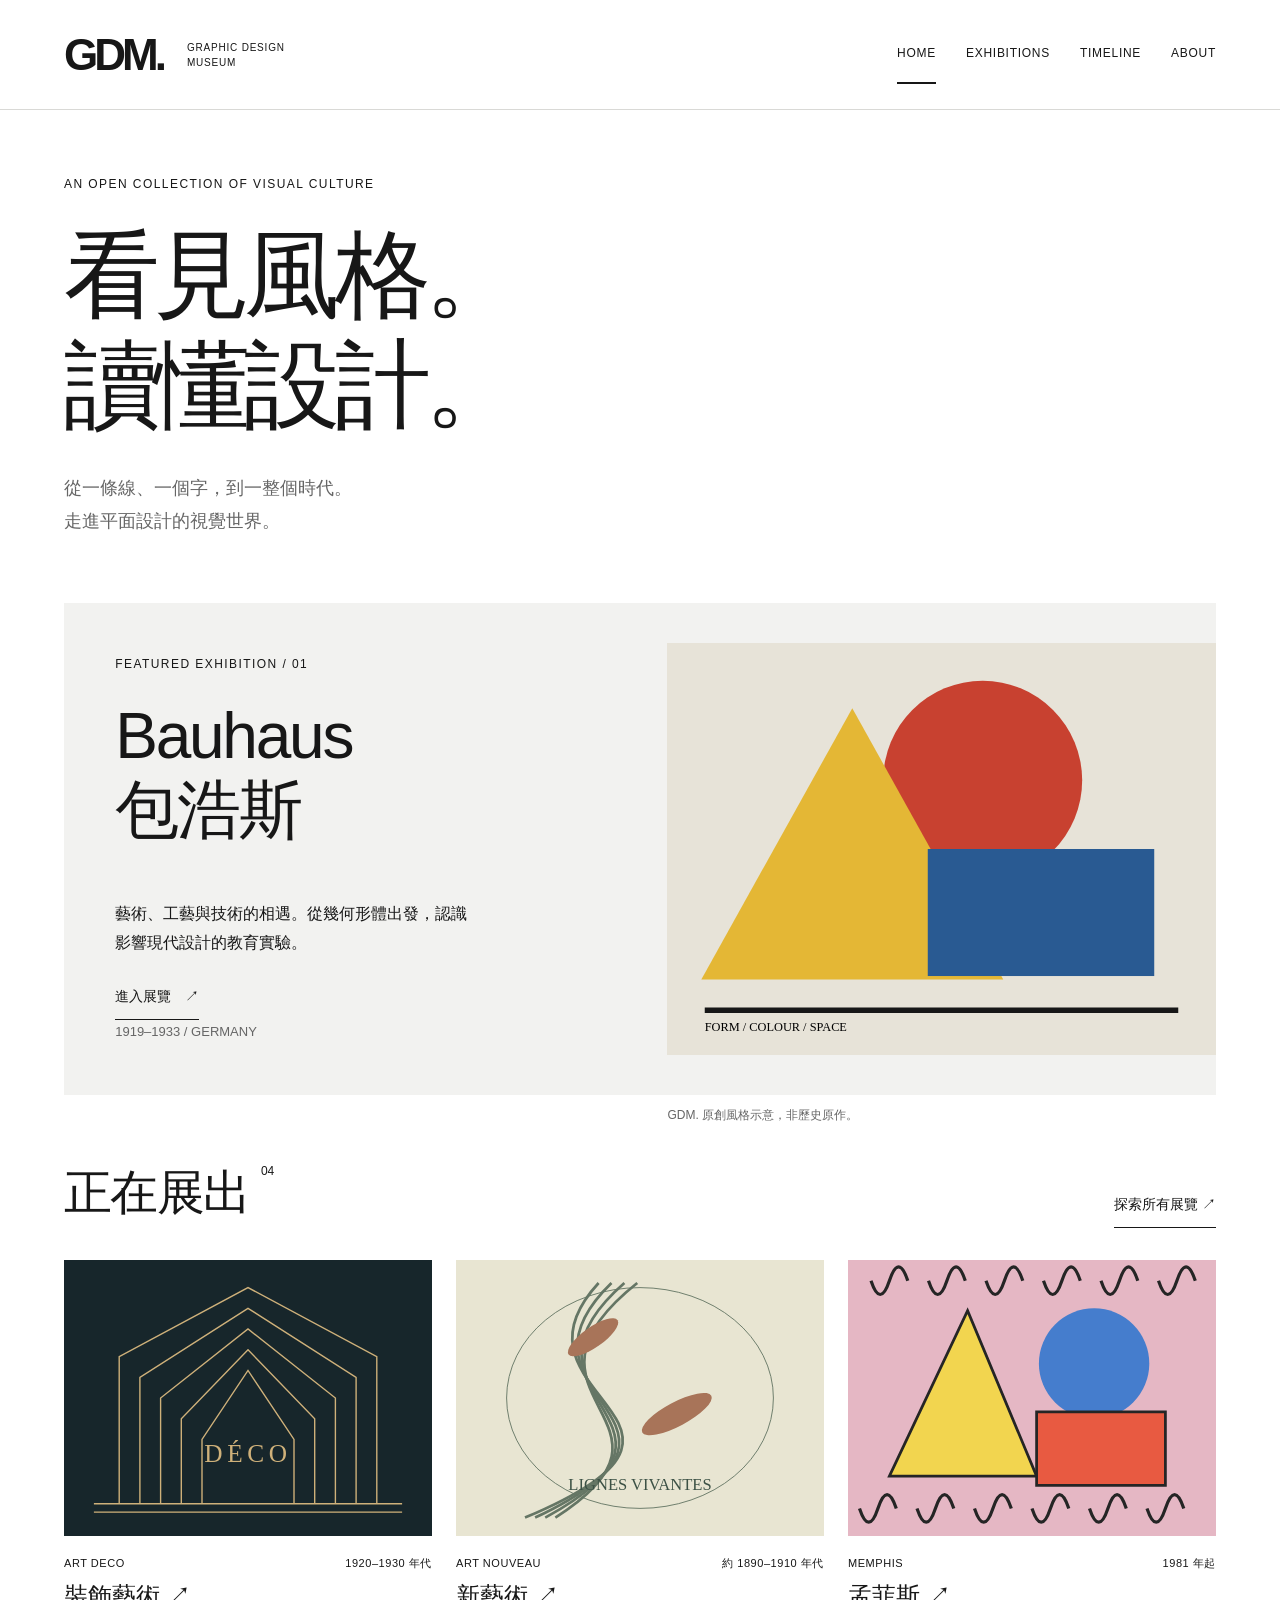
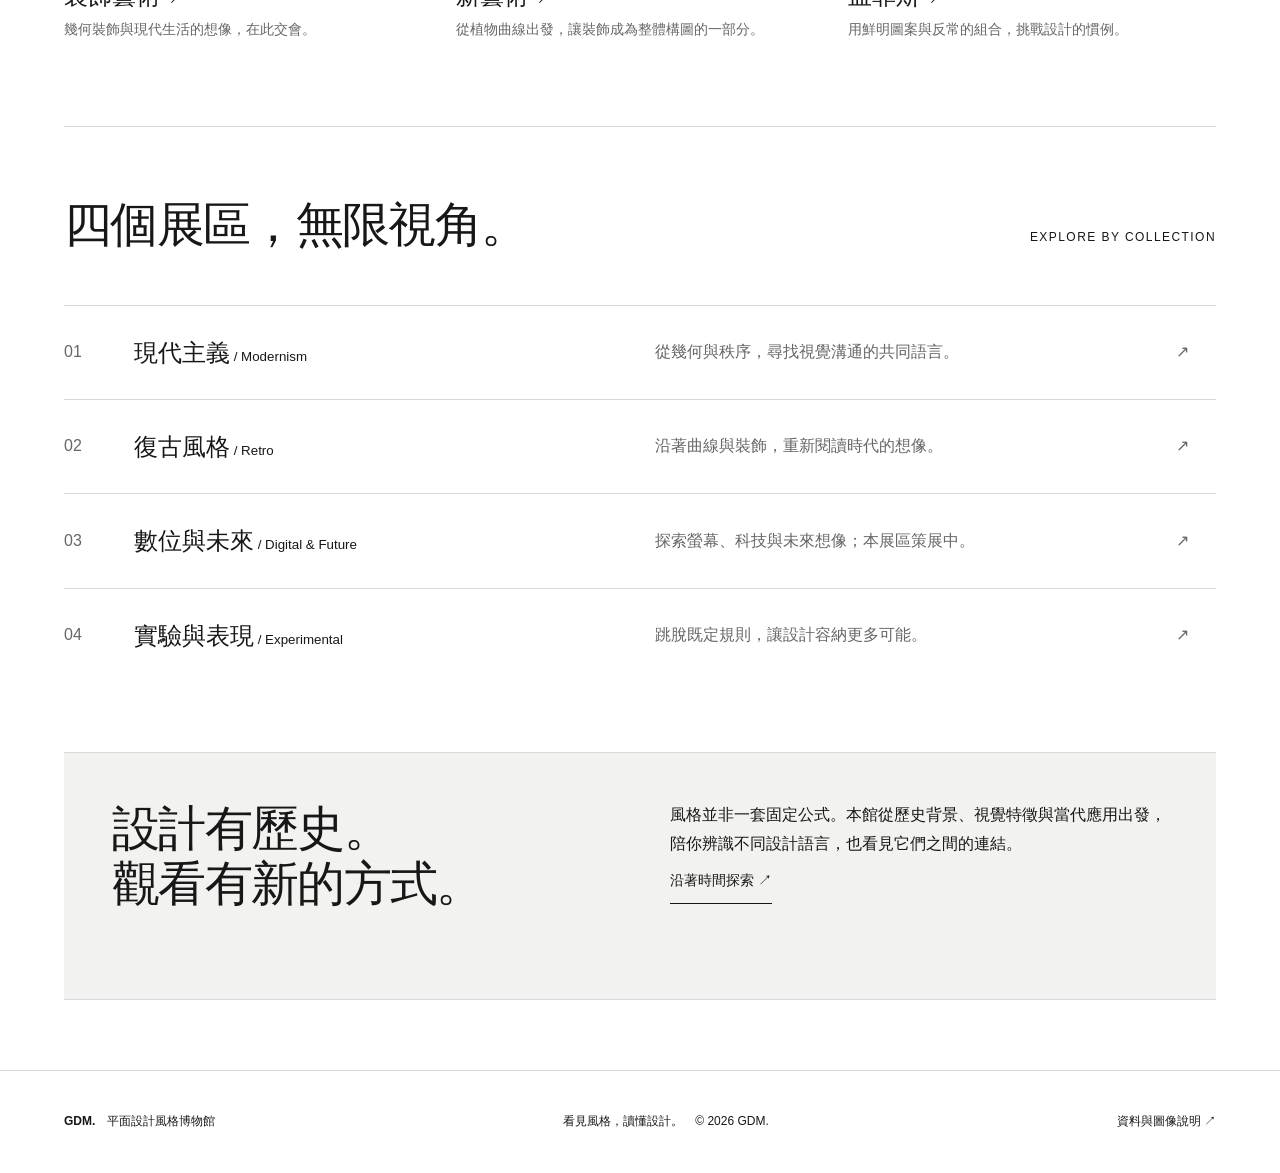
<file: index.html>
<!doctype html><html lang="zh-Hant"><head><meta charset="utf-8"><meta name="viewport" content="width=device-width, initial-scale=1"><meta name="description" content="GDM. 平面設計風格博物館，透過展覽與年表認識設計的視覺語言。"><title>看見風格，讀懂設計 — GDM.</title><link rel="stylesheet" href="css/style.css"><link rel="stylesheet" href="css/components.css"><link rel="stylesheet" href="css/responsive.css"><script type="module" src="js/main.js"></script></head><body data-page="home"><a class="skip" href="#main">跳至主要內容</a><header><a class="brand" href="index.html" aria-label="GDM. 首頁"><span class="logo">GDM.</span><small>GRAPHIC DESIGN<br>MUSEUM</small></a><button class="menu-toggle" aria-expanded="false" aria-controls="navigation">選單 ☰</button><nav id="navigation" aria-label="主要導覽"><a href="index.html" aria-current="page">HOME</a><a href="pages/exhibitions.html">EXHIBITIONS</a><a href="pages/timeline.html">TIMELINE</a><a href="pages/about.html">ABOUT</a></nav></header><main id="main"><section class="intro"><p class="eyebrow">AN OPEN COLLECTION OF VISUAL CULTURE</p><h1>看見風格。<br>讀懂設計。</h1><p class="lead">從一條線、一個字，到一整個時代。<br>走進平面設計的視覺世界。</p></section><section class="hero"><div class="hero-copy"><p class="eyebrow">FEATURED EXHIBITION / 01</p><div><h2>Bauhaus<br>包浩斯</h2><p>藝術、工藝與技術的相遇。從幾何形體出發，認識影響現代設計的教育實驗。</p><a class="arrow-link" href="pages/style.html?id=bauhaus">進入展覽　↗</a></div><span class="subtle">1919–1933 / GERMANY</span></div><figure><img src="assets/images/bauhaus/cover.svg" alt="紅色圓形、黃色三角與藍色矩形的包浩斯風格原創示意"><figcaption class="caption">GDM. 原創風格示意，非歷史原作。</figcaption></figure></section><section class="section"><div class="section-title"><h2>正在展出 <sup class="count">04</sup></h2><a class="arrow-link" href="pages/exhibitions.html">探索所有展覽 ↗</a></div><div class="grid" id="featured" aria-live="polite"><p>正在載入展覽…</p></div></section><section class="section"><div class="section-title"><h2>四個展區，無限視角。</h2><span class="eyebrow">EXPLORE BY COLLECTION</span></div><div id="categories"></div></section><section class="section museum-note"><h2>設計有歷史。<br>觀看有新的方式。</h2><div><p>風格並非一套固定公式。本館從歷史背景、視覺特徵與當代應用出發，陪你辨識不同設計語言，也看見它們之間的連結。</p><a class="arrow-link" href="pages/timeline.html">沿著時間探索 ↗</a></div></section><noscript><p class="error">展覽資料需要 JavaScript 才能載入。請啟用 JavaScript；你仍可透過上方導覽閱讀關於本館。</p></noscript></main><footer><a href="index.html"><strong>GDM.</strong>　平面設計風格博物館</a><span>看見風格，讀懂設計。　© 2026 GDM.</span><a href="pages/about.html#sources">資料與圖像說明 ↗</a></footer></body></html>
</file>
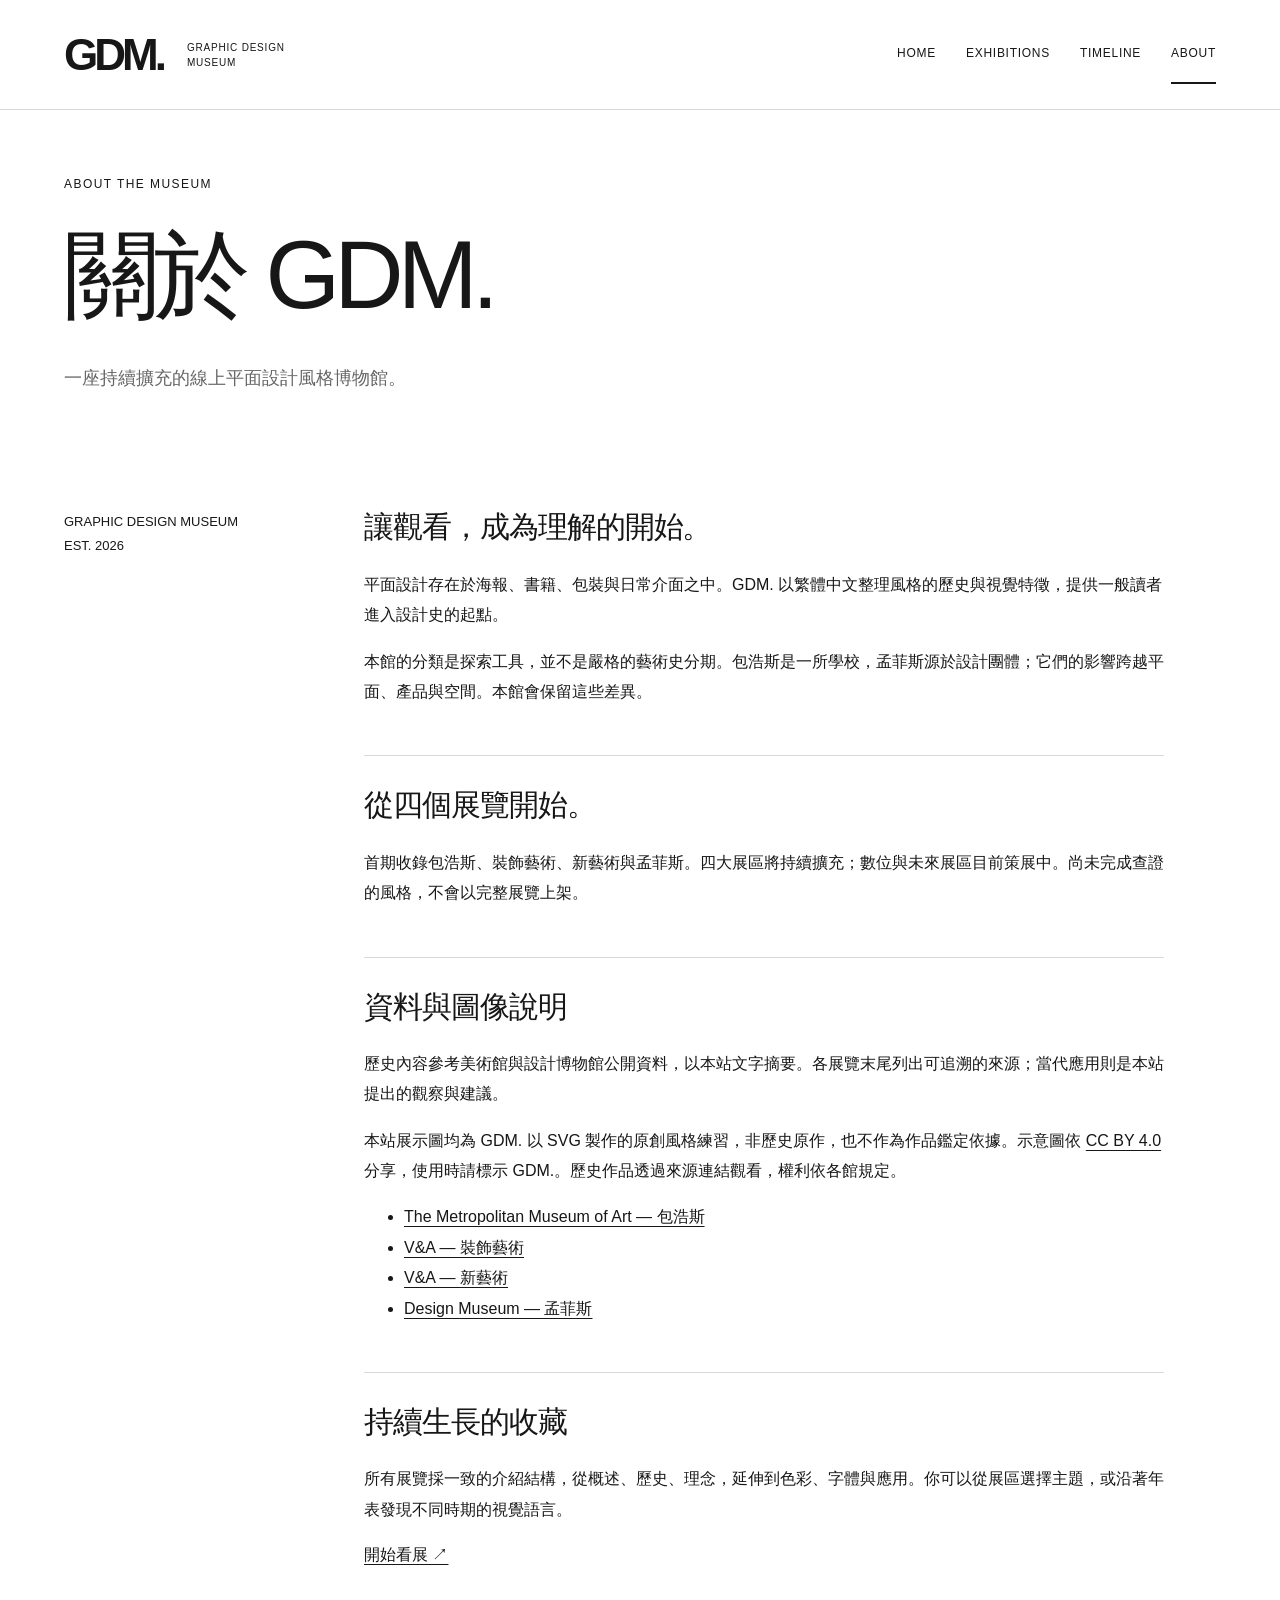
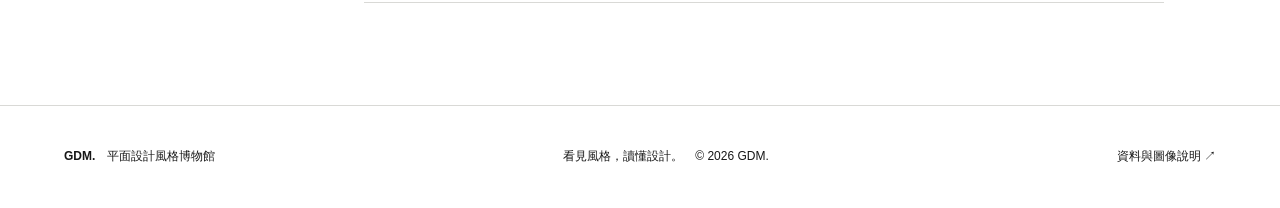
<file: pages/about.html>
<!doctype html><html lang="zh-Hant"><head><meta charset="utf-8"><meta name="viewport" content="width=device-width, initial-scale=1"><meta name="description" content="GDM. 平面設計風格博物館，透過展覽與年表認識設計的視覺語言。"><title>關於本館 — GDM.</title><link rel="stylesheet" href="../css/style.css"><link rel="stylesheet" href="../css/components.css"><link rel="stylesheet" href="../css/responsive.css"><script type="module" src="../js/main.js"></script></head><body data-page="about"><a class="skip" href="#main">跳至主要內容</a><header><a class="brand" href="../index.html" aria-label="GDM. 首頁"><span class="logo">GDM.</span><small>GRAPHIC DESIGN<br>MUSEUM</small></a><button class="menu-toggle" aria-expanded="false" aria-controls="navigation">選單 ☰</button><nav id="navigation" aria-label="主要導覽"><a href="../index.html">HOME</a><a href="../pages/exhibitions.html">EXHIBITIONS</a><a href="../pages/timeline.html">TIMELINE</a><a href="../pages/about.html" aria-current="page">ABOUT</a></nav></header><main id="main"><section class="intro"><p class="eyebrow">ABOUT THE MUSEUM</p><h1>關於 GDM.</h1><p class="lead">一座持續擴充的線上平面設計風格博物館。</p></section><div class="detail-layout"><aside>GRAPHIC DESIGN MUSEUM<br>EST. 2026</aside><div class="prose"><section><h2>讓觀看，成為理解的開始。</h2><p>平面設計存在於海報、書籍、包裝與日常介面之中。GDM. 以繁體中文整理風格的歷史與視覺特徵，提供一般讀者進入設計史的起點。</p><p>本館的分類是探索工具，並不是嚴格的藝術史分期。包浩斯是一所學校，孟菲斯源於設計團體；它們的影響跨越平面、產品與空間。本館會保留這些差異。</p></section><section><h2>從四個展覽開始。</h2><p>首期收錄包浩斯、裝飾藝術、新藝術與孟菲斯。四大展區將持續擴充；數位與未來展區目前策展中。尚未完成查證的風格，不會以完整展覽上架。</p></section><section id="sources"><h2>資料與圖像說明</h2><p>歷史內容參考美術館與設計博物館公開資料，以本站文字摘要。各展覽末尾列出可追溯的來源；當代應用則是本站提出的觀察與建議。</p><p>本站展示圖均為 GDM. 以 SVG 製作的原創風格練習，非歷史原作，也不作為作品鑑定依據。示意圖依 <a href="https://creativecommons.org/licenses/by/4.0/" target="_blank" rel="noopener noreferrer">CC BY 4.0</a> 分享，使用時請標示 GDM.。歷史作品透過來源連結觀看，權利依各館規定。</p><ul><li><a href="https://www.metmuseum.org/essays/the-bauhaus-1919-1933">The Metropolitan Museum of Art — 包浩斯</a></li><li><a href="https://www.vam.ac.uk/collections/art-deco">V&A — 裝飾藝術</a></li><li><a href="https://www.vam.ac.uk/collections/art-nouveau">V&A — 新藝術</a></li><li><a href="https://designmuseum.org/memphis">Design Museum — 孟菲斯</a></li></ul></section><section><h2>持續生長的收藏</h2><p>所有展覽採一致的介紹結構，從概述、歷史、理念，延伸到色彩、字體與應用。你可以從展區選擇主題，或沿著年表發現不同時期的視覺語言。</p><a href="exhibitions.html">開始看展 ↗</a></section></div></div><noscript><p class="error">展覽資料需要 JavaScript 才能載入。請啟用 JavaScript；你仍可透過上方導覽閱讀關於本館。</p></noscript></main><footer><a href="../index.html"><strong>GDM.</strong>　平面設計風格博物館</a><span>看見風格，讀懂設計。　© 2026 GDM.</span><a href="../pages/about.html#sources">資料與圖像說明 ↗</a></footer></body></html>
</file>
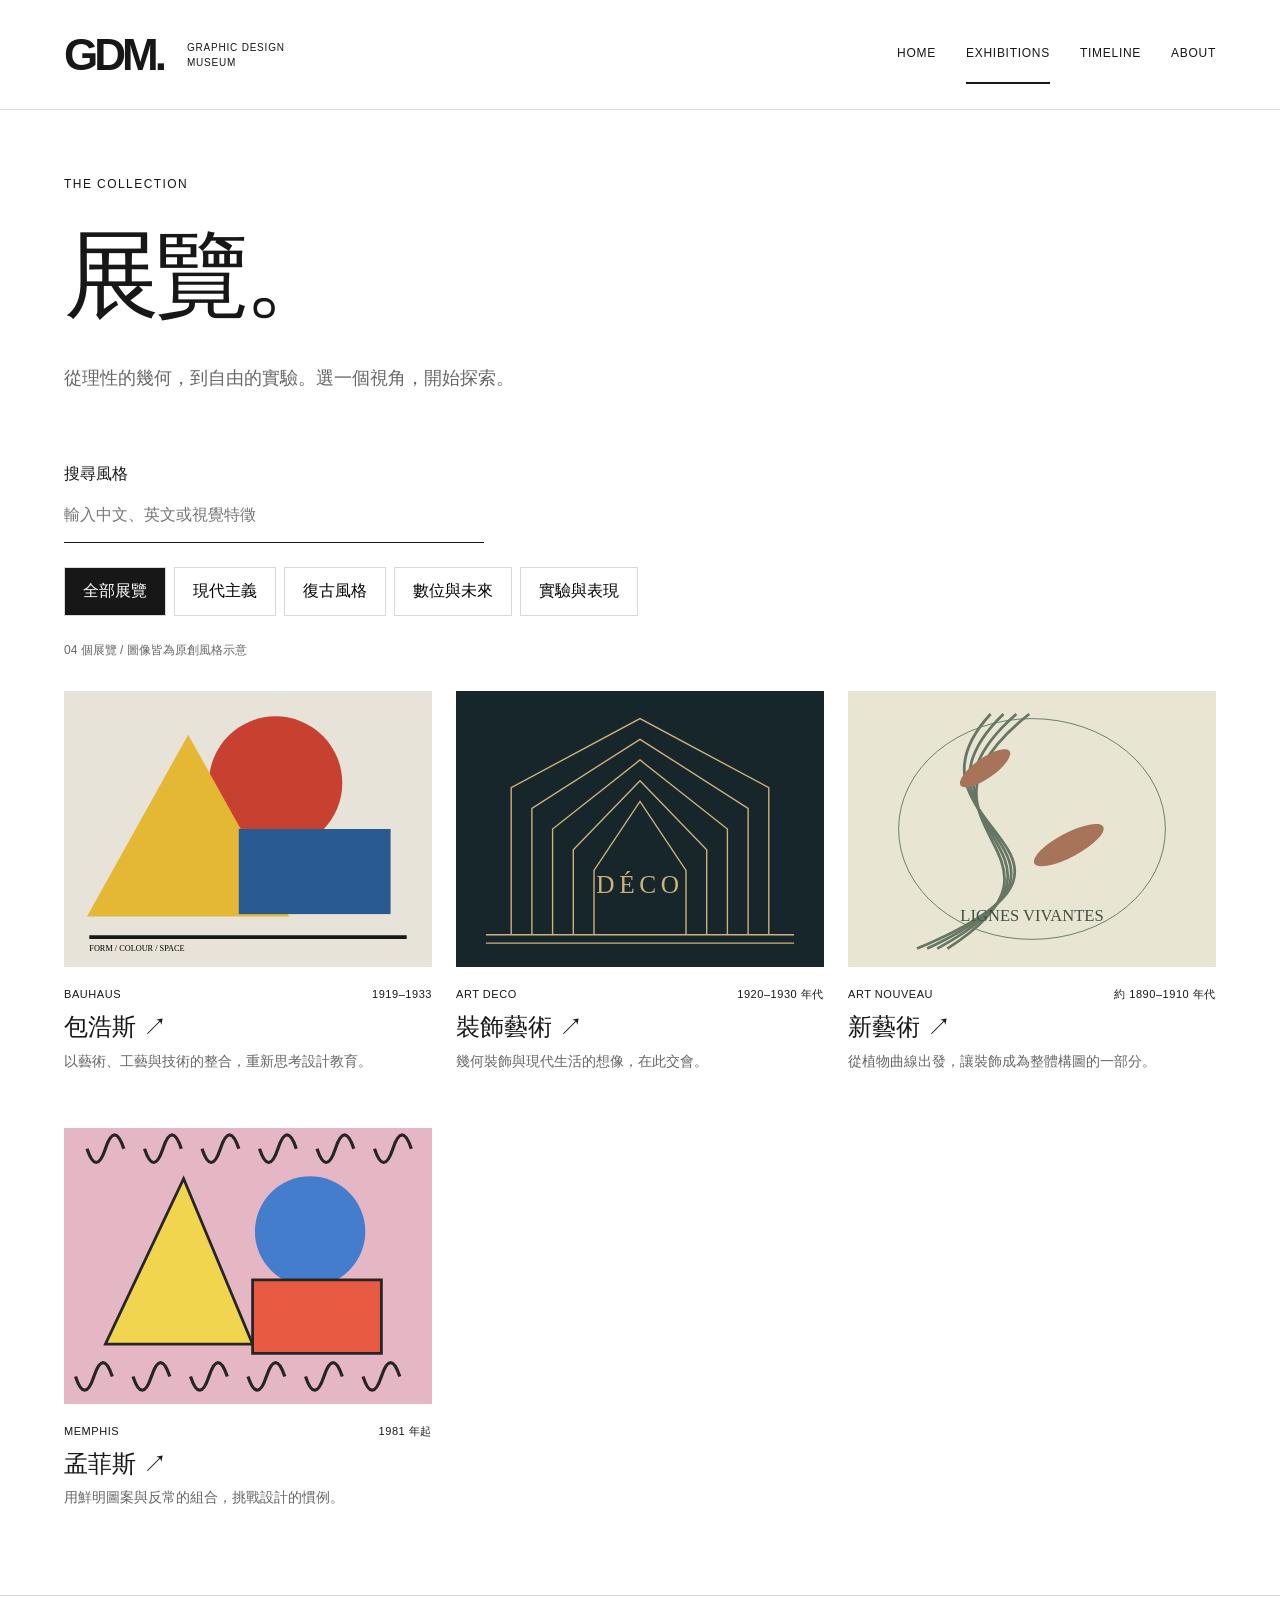
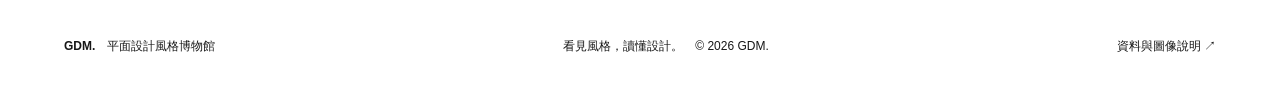
<file: pages/exhibitions.html>
<!doctype html><html lang="zh-Hant"><head><meta charset="utf-8"><meta name="viewport" content="width=device-width, initial-scale=1"><meta name="description" content="GDM. 平面設計風格博物館，透過展覽與年表認識設計的視覺語言。"><title>展覽 — GDM.</title><link rel="stylesheet" href="../css/style.css"><link rel="stylesheet" href="../css/components.css"><link rel="stylesheet" href="../css/responsive.css"><script type="module" src="../js/main.js"></script></head><body data-page="exhibitions"><a class="skip" href="#main">跳至主要內容</a><header><a class="brand" href="../index.html" aria-label="GDM. 首頁"><span class="logo">GDM.</span><small>GRAPHIC DESIGN<br>MUSEUM</small></a><button class="menu-toggle" aria-expanded="false" aria-controls="navigation">選單 ☰</button><nav id="navigation" aria-label="主要導覽"><a href="../index.html">HOME</a><a href="../pages/exhibitions.html" aria-current="page">EXHIBITIONS</a><a href="../pages/timeline.html">TIMELINE</a><a href="../pages/about.html">ABOUT</a></nav></header><main id="main"><section class="intro"><p class="eyebrow">THE COLLECTION</p><h1>展覽。</h1><p class="lead">從理性的幾何，到自由的實驗。選一個視角，開始探索。</p></section><label for="search">搜尋風格</label><br><input class="search" id="search" type="search" placeholder="輸入中文、英文或視覺特徵"><div class="filters" id="filters" aria-label="展區篩選"></div><p id="result-count" class="result-count" aria-live="polite"></p><div class="grid" id="exhibitions"><p>正在載入展覽…</p></div><noscript><p class="error">展覽資料需要 JavaScript 才能載入。請啟用 JavaScript；你仍可透過上方導覽閱讀關於本館。</p></noscript></main><footer><a href="../index.html"><strong>GDM.</strong>　平面設計風格博物館</a><span>看見風格，讀懂設計。　© 2026 GDM.</span><a href="../pages/about.html#sources">資料與圖像說明 ↗</a></footer></body></html>
</file>
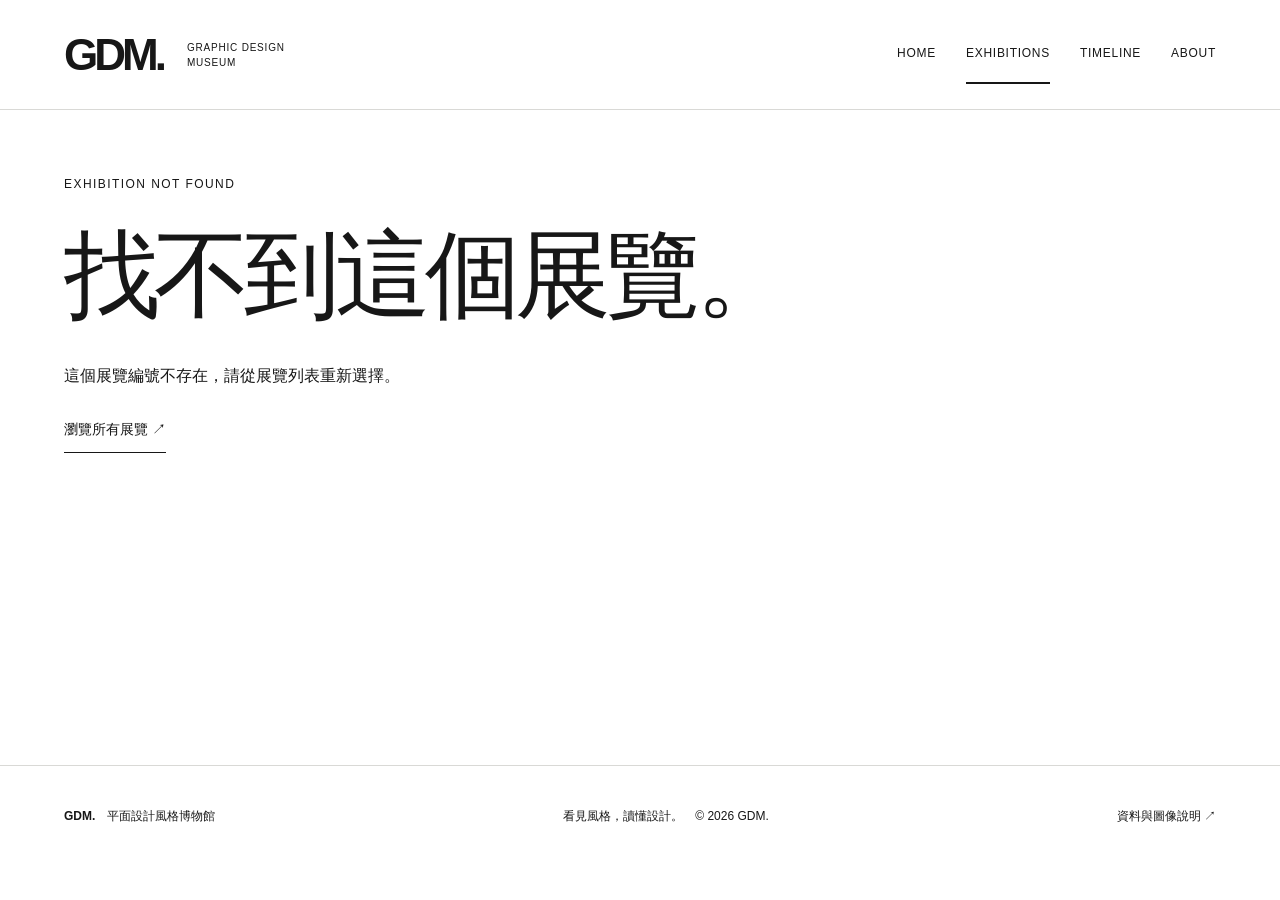
<file: pages/style.html>
<!doctype html><html lang="zh-Hant"><head><meta charset="utf-8"><meta name="viewport" content="width=device-width, initial-scale=1"><meta name="description" content="GDM. 平面設計風格博物館，透過展覽與年表認識設計的視覺語言。"><title>風格介紹 — GDM.</title><link rel="stylesheet" href="../css/style.css"><link rel="stylesheet" href="../css/components.css"><link rel="stylesheet" href="../css/responsive.css"><script type="module" src="../js/main.js"></script></head><body data-page="style"><a class="skip" href="#main">跳至主要內容</a><header><a class="brand" href="../index.html" aria-label="GDM. 首頁"><span class="logo">GDM.</span><small>GRAPHIC DESIGN<br>MUSEUM</small></a><button class="menu-toggle" aria-expanded="false" aria-controls="navigation">選單 ☰</button><nav id="navigation" aria-label="主要導覽"><a href="../index.html">HOME</a><a href="../pages/exhibitions.html" aria-current="page">EXHIBITIONS</a><a href="../pages/timeline.html">TIMELINE</a><a href="../pages/about.html">ABOUT</a></nav></header><main id="main"><div id="style-content" aria-live="polite"><section class="intro"><h1>展覽載入中。</h1></section></div><noscript><p class="error">展覽資料需要 JavaScript 才能載入。請啟用 JavaScript；你仍可透過上方導覽閱讀關於本館。</p></noscript></main><footer><a href="../index.html"><strong>GDM.</strong>　平面設計風格博物館</a><span>看見風格，讀懂設計。　© 2026 GDM.</span><a href="../pages/about.html#sources">資料與圖像說明 ↗</a></footer></body></html>
</file>
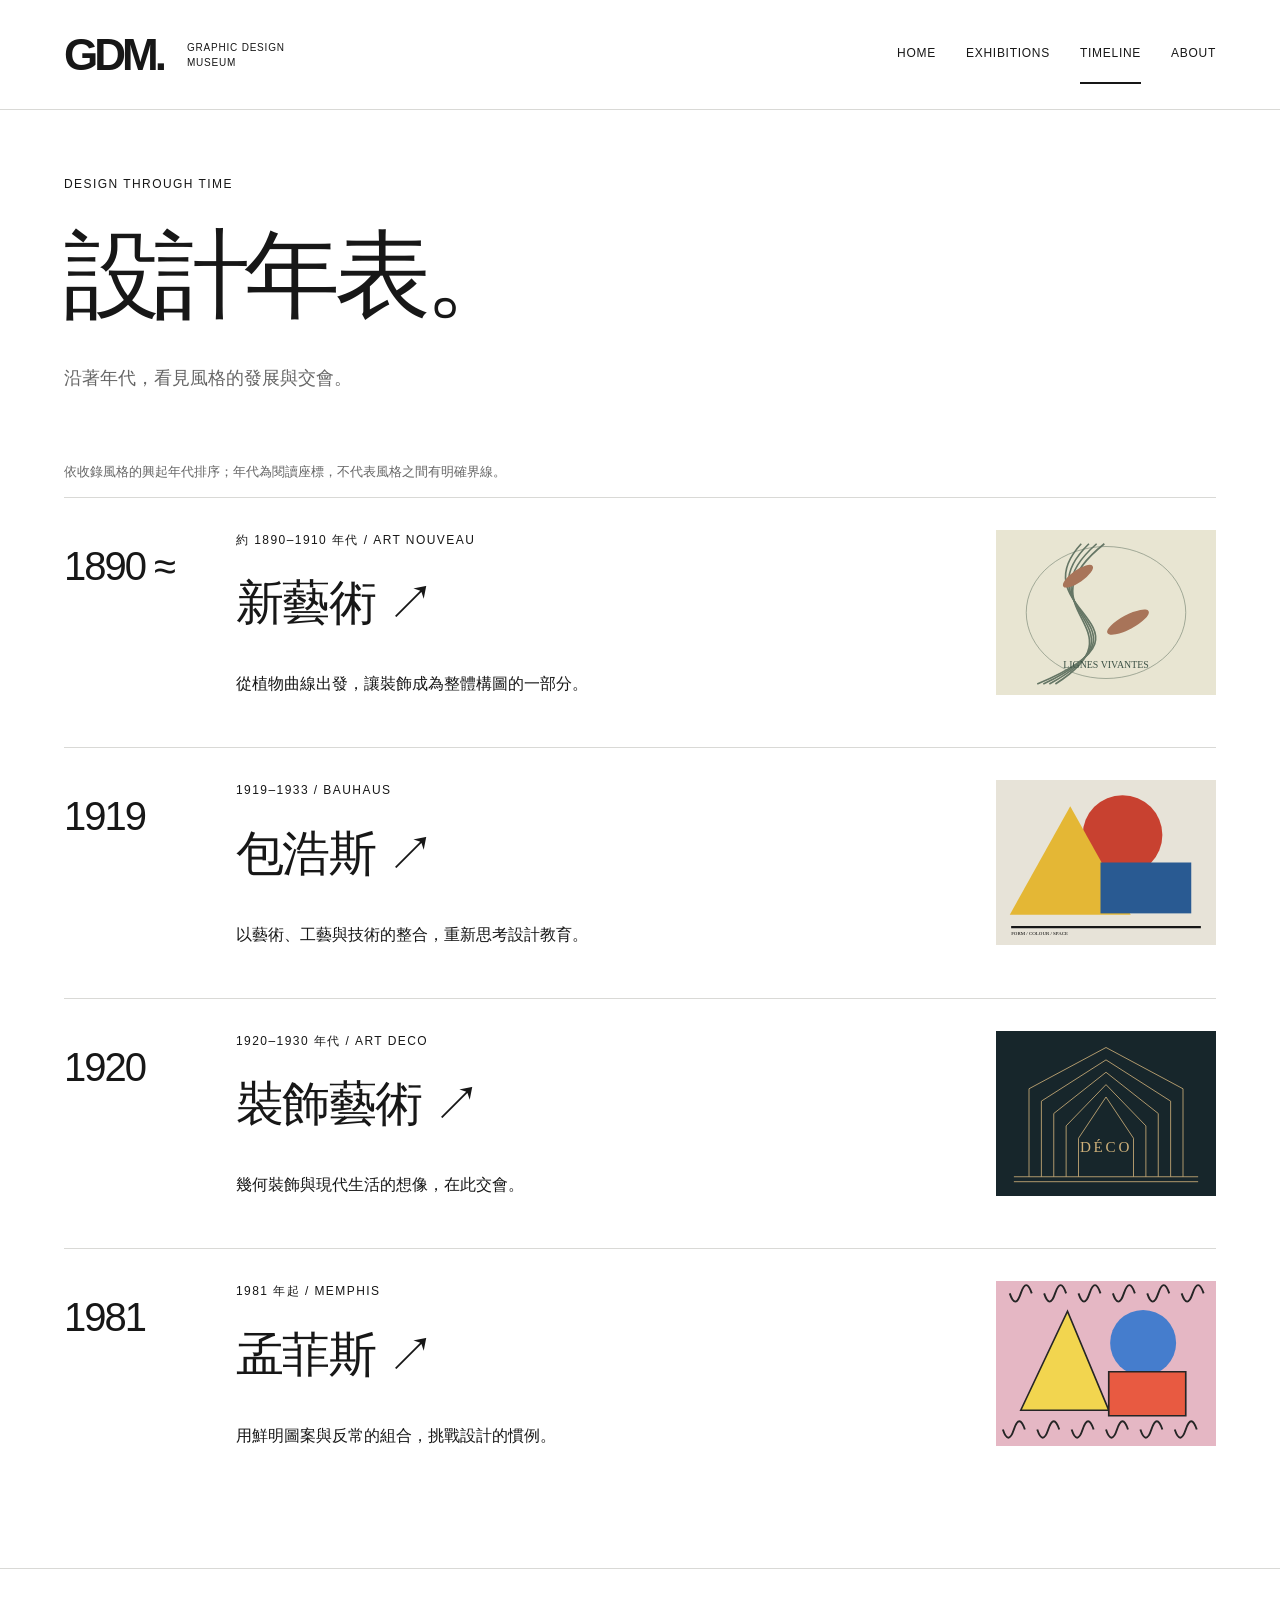
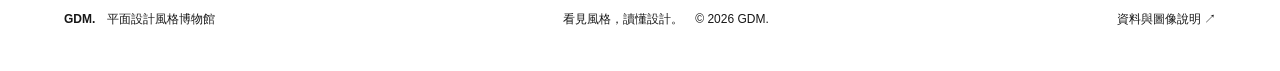
<file: pages/timeline.html>
<!doctype html><html lang="zh-Hant"><head><meta charset="utf-8"><meta name="viewport" content="width=device-width, initial-scale=1"><meta name="description" content="GDM. 平面設計風格博物館，透過展覽與年表認識設計的視覺語言。"><title>設計年表 — GDM.</title><link rel="stylesheet" href="../css/style.css"><link rel="stylesheet" href="../css/components.css"><link rel="stylesheet" href="../css/responsive.css"><script type="module" src="../js/main.js"></script></head><body data-page="timeline"><a class="skip" href="#main">跳至主要內容</a><header><a class="brand" href="../index.html" aria-label="GDM. 首頁"><span class="logo">GDM.</span><small>GRAPHIC DESIGN<br>MUSEUM</small></a><button class="menu-toggle" aria-expanded="false" aria-controls="navigation">選單 ☰</button><nav id="navigation" aria-label="主要導覽"><a href="../index.html">HOME</a><a href="../pages/exhibitions.html">EXHIBITIONS</a><a href="../pages/timeline.html" aria-current="page">TIMELINE</a><a href="../pages/about.html">ABOUT</a></nav></header><main id="main"><section class="intro"><p class="eyebrow">DESIGN THROUGH TIME</p><h1>設計年表。</h1><p class="lead">沿著年代，看見風格的發展與交會。</p></section><p class="subtle">依收錄風格的興起年代排序；年代為閱讀座標，不代表風格之間有明確界線。</p><div id="timeline"><p>正在載入年表…</p></div><noscript><p class="error">展覽資料需要 JavaScript 才能載入。請啟用 JavaScript；你仍可透過上方導覽閱讀關於本館。</p></noscript></main><footer><a href="../index.html"><strong>GDM.</strong>　平面設計風格博物館</a><span>看見風格，讀懂設計。　© 2026 GDM.</span><a href="../pages/about.html#sources">資料與圖像說明 ↗</a></footer></body></html>
</file>
<file: css/style.css>
:root{--color-ink:#171717;--color-paper:#fff;--color-surface:#f2f2f0;--color-muted:#666;--color-line:#d9d9d6;--color-inverse:#fff;--font-body:'Noto Sans TC','Helvetica Neue',Arial,sans-serif;--font-display:'Helvetica Neue',Arial,sans-serif;--content-width:1440px;--page-gutter:clamp(20px,5vw,80px)}*{box-sizing:border-box}body{margin:0;background:var(--color-paper);color:var(--color-ink);font-family:var(--font-body);line-height:1.8}a{color:inherit;text-decoration:none}a:hover{text-decoration:underline;text-underline-offset:5px}button,input{font:inherit}button,a,input{touch-action:manipulation}button{cursor:pointer}img{display:block;width:100%;height:auto}h1,h2,h3,p{margin-top:0}h1,h2,h3{line-height:1.15}h1{font-size:clamp(48px,7.5vw,110px);letter-spacing:-.06em;font-weight:500;margin-bottom:32px}h2{font-size:clamp(28px,4vw,48px);font-weight:500;letter-spacing:-.035em}h3{font-size:24px;font-weight:500}main,header,footer{padding-inline:var(--page-gutter)}main{max-width:1600px;margin:auto;min-height:65vh}header{display:flex;align-items:center;justify-content:space-between;gap:24px;border-bottom:1px solid var(--color-line);min-height:110px}nav{display:flex;gap:30px}nav a{font-size:12px;letter-spacing:.06em;padding-block:18px}nav a[aria-current]{border-bottom:2px solid var(--color-ink)}.logo{font-size:44px;font-weight:800;letter-spacing:-4px;line-height:1}.brand{display:flex;align-items:center;gap:24px}.brand small{font-size:10px;line-height:1.5;letter-spacing:.08em}.eyebrow{font-size:12px;letter-spacing:.12em;text-transform:uppercase;margin-bottom:24px}.intro{padding-block:64px 48px}.intro .lead{font-size:18px;max-width:560px;color:var(--color-muted)}.heading-row{display:flex;justify-content:space-between;align-items:end;gap:24px}.hero{display:grid;grid-template-columns:1.1fr 1fr;background:var(--color-surface)}.hero-copy{padding:clamp(24px,4vw,64px);display:flex;flex-direction:column;align-items:start;justify-content:space-between}.hero-copy h2{font-size:clamp(42px,5vw,76px)}.hero-copy p{max-width:360px}.hero img{height:100%;object-fit:contain}.section{padding-block:70px;border-bottom:1px solid var(--color-line)}.section-title{display:flex;align-items:baseline;justify-content:space-between;gap:20px;margin-bottom:32px}.section-title h2{margin:0}.subtle{color:var(--color-muted);font-size:13px}.arrow-link{display:inline-block;border-bottom:1px solid;padding:10px 0;font-size:14px}.grid{display:grid;grid-template-columns:repeat(3,minmax(0,1fr));gap:40px 24px}.card img{aspect-ratio:4/3;object-fit:contain;background:var(--color-surface);transition:transform .3s}.card .art{overflow:hidden;margin-bottom:18px}.card:hover img{transform:scale(1.025)}.card h3{margin:8px 0}.card .meta{display:flex;justify-content:space-between;gap:12px;font-size:11px;letter-spacing:.05em}.card p{font-size:14px;color:var(--color-muted)}.category-row{display:grid;grid-template-columns:50px 1fr 1fr 40px;gap:20px;padding:25px 0;border-top:1px solid var(--color-line);align-items:center}.category-row strong{font-size:24px;font-weight:500}.category-row span{color:var(--color-muted)}footer{margin-top:70px;padding-block:40px;display:flex;justify-content:space-between;border-top:1px solid var(--color-line);font-size:12px}.filters{display:flex;flex-wrap:wrap;gap:8px;margin:24px 0}.filters button{background:none;border:1px solid var(--color-line);padding:9px 18px}.filters button[aria-pressed=true]{background:var(--color-ink);color:var(--color-inverse)}.search{width:100%;max-width:420px;border:0;border-bottom:1px solid var(--color-ink);padding:12px 0;background:transparent}.empty,.error{padding:40px;background:var(--color-surface);grid-column:1/-1}.detail-cover{max-height:620px;background:var(--color-surface);object-fit:contain}.caption{font-size:12px;color:var(--color-muted);margin-top:10px}.detail-layout{display:grid;grid-template-columns:240px 1fr;gap:60px;margin-block:50px}.detail-layout aside{font-size:13px}.detail-layout aside p{border-top:1px solid var(--color-line);padding-top:12px}.prose{max-width:800px}.prose section{padding-bottom:32px;margin-bottom:32px;border-bottom:1px solid var(--color-line)}.prose h2{font-size:30px}.prose p,.prose li{line-height:1.9}.prose a{text-decoration:underline;text-underline-offset:4px}.timeline-item{display:grid;grid-template-columns:140px 1fr 220px;gap:32px;border-top:1px solid var(--color-line);padding:32px 0}.timeline-item .year{font-size:40px;letter-spacing:-.05em}.timeline-item img{aspect-ratio:4/3;object-fit:contain}.timeline-item p{max-width:560px}.menu-toggle{display:none}.skip{position:absolute;top:-100px;background:white;padding:12px;z-index:10}.skip:focus{top:0}:focus-visible{outline:3px solid var(--color-ink);outline-offset:5px}figure{margin:0}body:has(.error) main{min-height:70vh}
</file>
<file: css/components.css>
.museum-note{display:grid;grid-template-columns:1fr 1fr;gap:60px;background:var(--color-surface);padding:48px}.museum-note p{margin:0;max-width:550px}.count{font-size:12px;vertical-align:top;letter-spacing:0}.breadcrumb{font-size:12px;color:var(--color-muted);margin-bottom:36px}.facts{display:grid;grid-template-columns:1fr 1fr;gap:20px}.facts div{border-top:1px solid var(--color-line);padding-top:12px}.facts dt{font-size:12px;color:var(--color-muted)}.facts dd{margin:8px 0;font-size:20px}.reading-list li{margin-bottom:12px}.result-count{font-size:12px;color:var(--color-muted);margin-bottom:30px}
</file>
<file: css/responsive.css>
@media(max-width:1023px){.brand small{display:none}.grid{grid-template-columns:repeat(2,minmax(0,1fr))}.detail-layout{grid-template-columns:180px 1fr;gap:30px}.hero-copy{padding:28px}.timeline-item{grid-template-columns:100px 1fr 160px;gap:20px}}@media(max-width:767px){header{min-height:88px;position:relative}.logo{font-size:38px}.menu-toggle{display:block;border:1px solid var(--color-line);background:white;padding:8px 14px;font-size:12px}nav{display:none;position:absolute;top:87px;left:0;right:0;background:white;z-index:5;padding:20px var(--page-gutter);border-bottom:1px solid var(--color-line);flex-direction:column;gap:0}nav.is-open{display:flex}nav a{padding:12px 0}.intro{padding-block:42px 30px}.heading-row{display:block}.hero{grid-template-columns:1fr}.hero-copy{min-height:340px}.hero img{max-height:440px}.section{padding-block:44px}.grid{gap:30px 18px}.card h3{font-size:20px}.card .meta{display:block}.card .meta span{display:block}.category-row{grid-template-columns:28px 1fr 22px;gap:12px}.category-row .category-description{display:none}.category-row strong{font-size:21px}.category-row small{display:block}.museum-note{grid-template-columns:1fr;padding:28px;gap:20px}.detail-layout{grid-template-columns:1fr;gap:20px}.detail-layout aside{display:flex;gap:24px;flex-wrap:wrap}.timeline-item{grid-template-columns:70px 1fr;gap:18px}.timeline-item .year{font-size:28px}.timeline-item img{grid-column:2;max-width:260px}.timeline-item h2{font-size:26px}.section-title{align-items:start}.section-title h2{font-size:28px}footer{gap:24px;flex-wrap:wrap}.facts{grid-template-columns:1fr}}@media(prefers-reduced-motion:reduce){*{scroll-behavior:auto!important;transition:none!important}}
</file>
